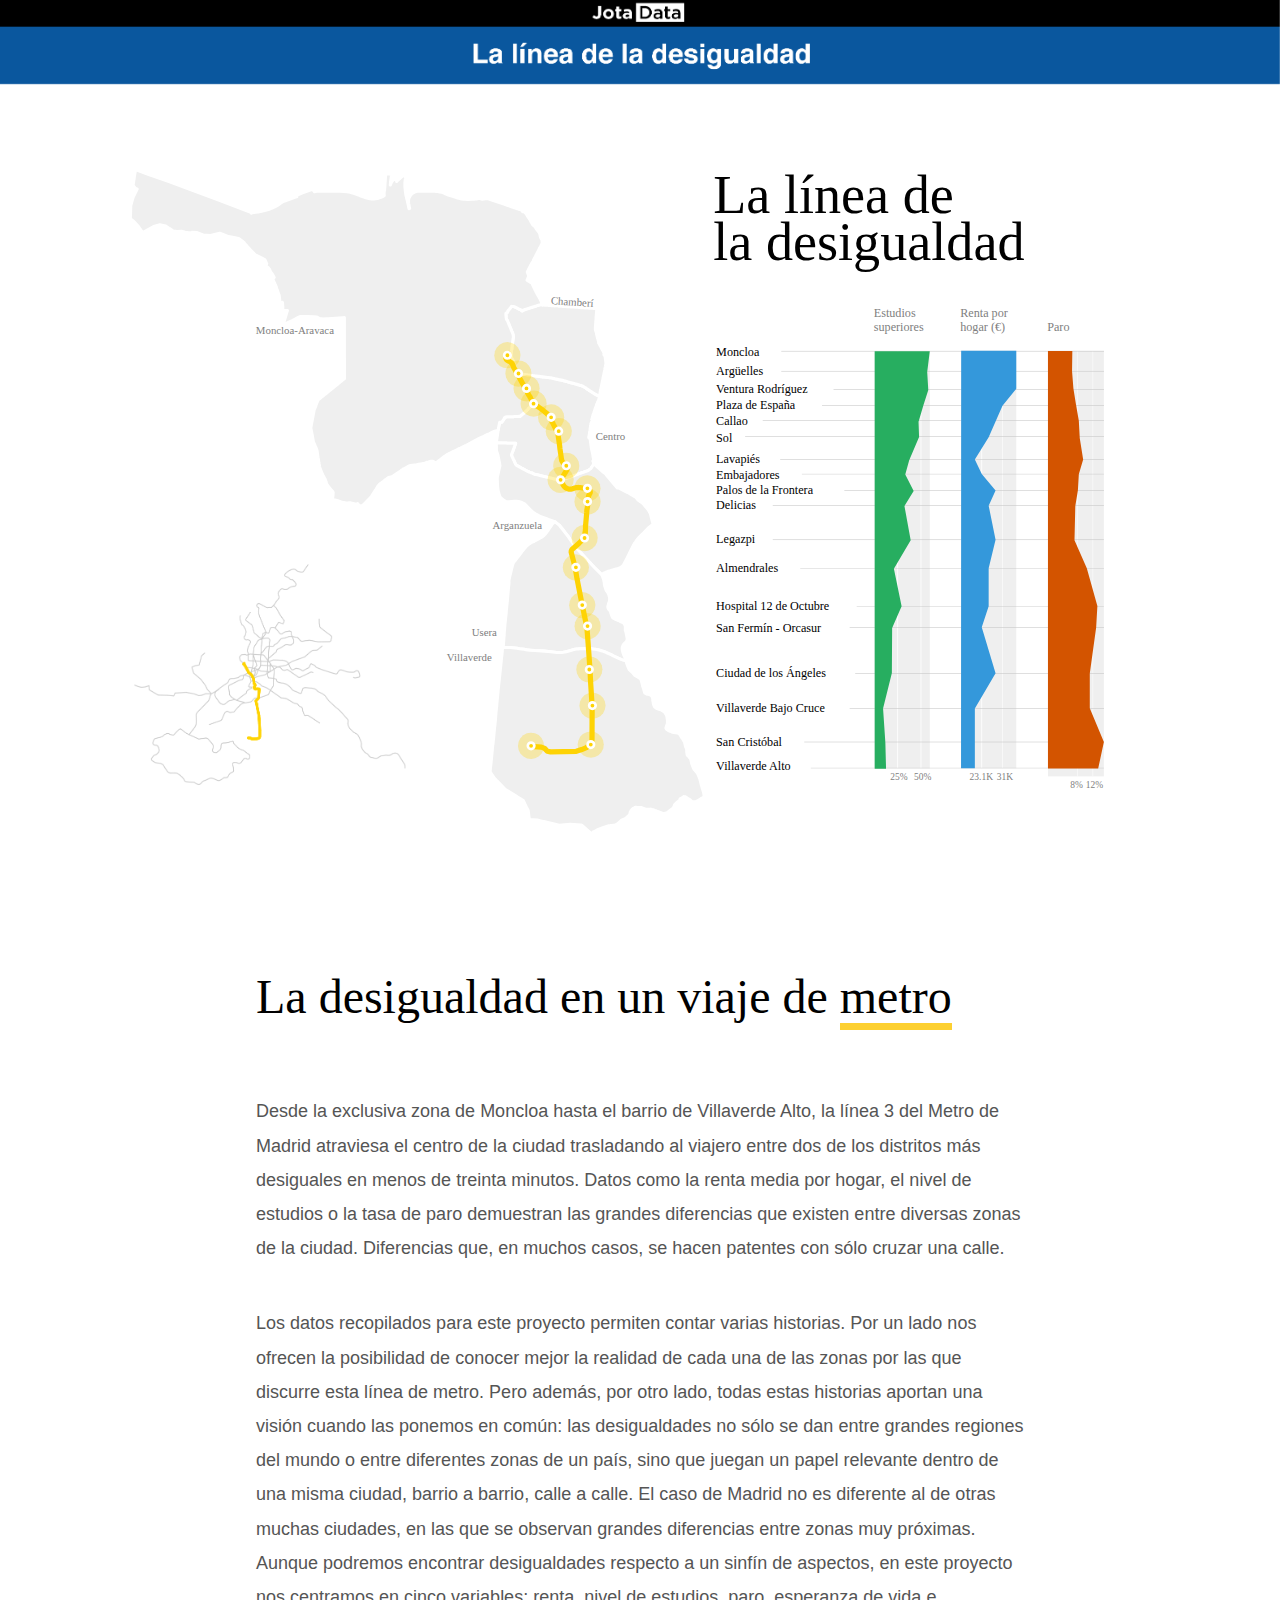
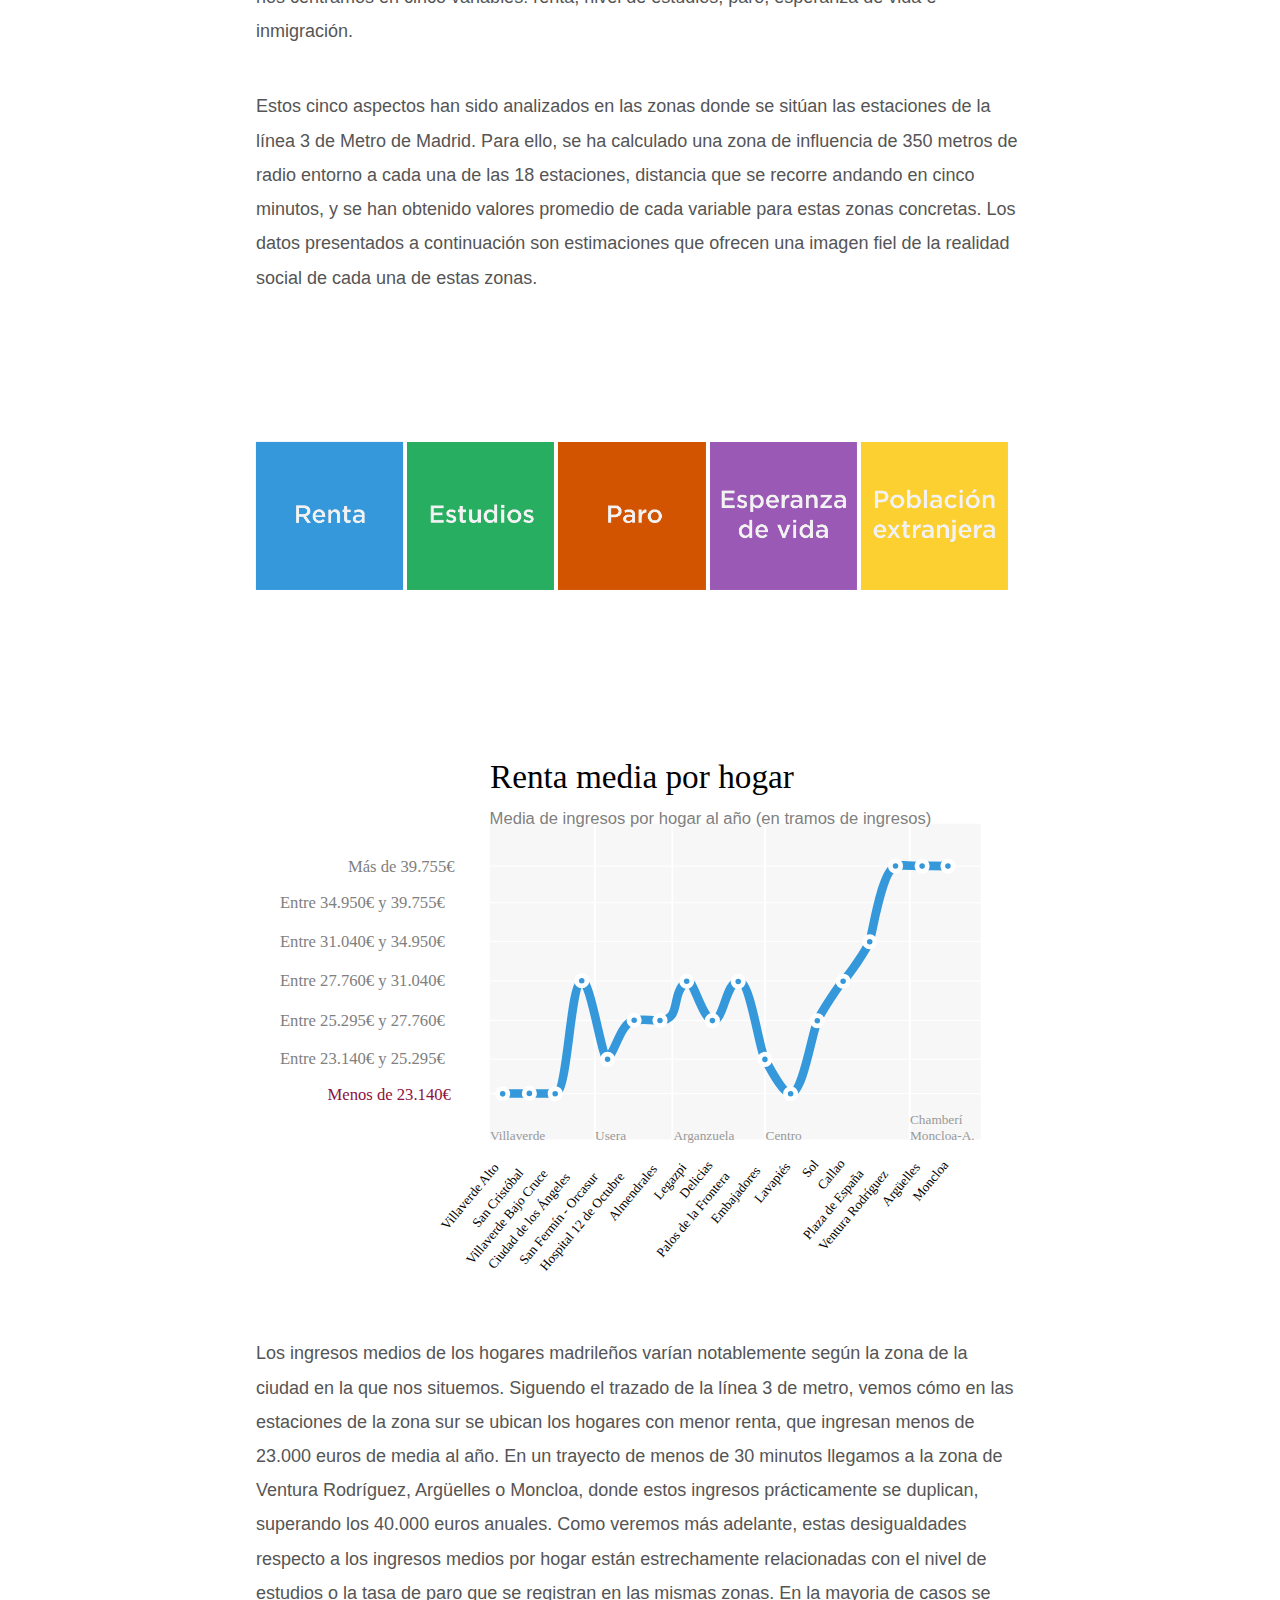
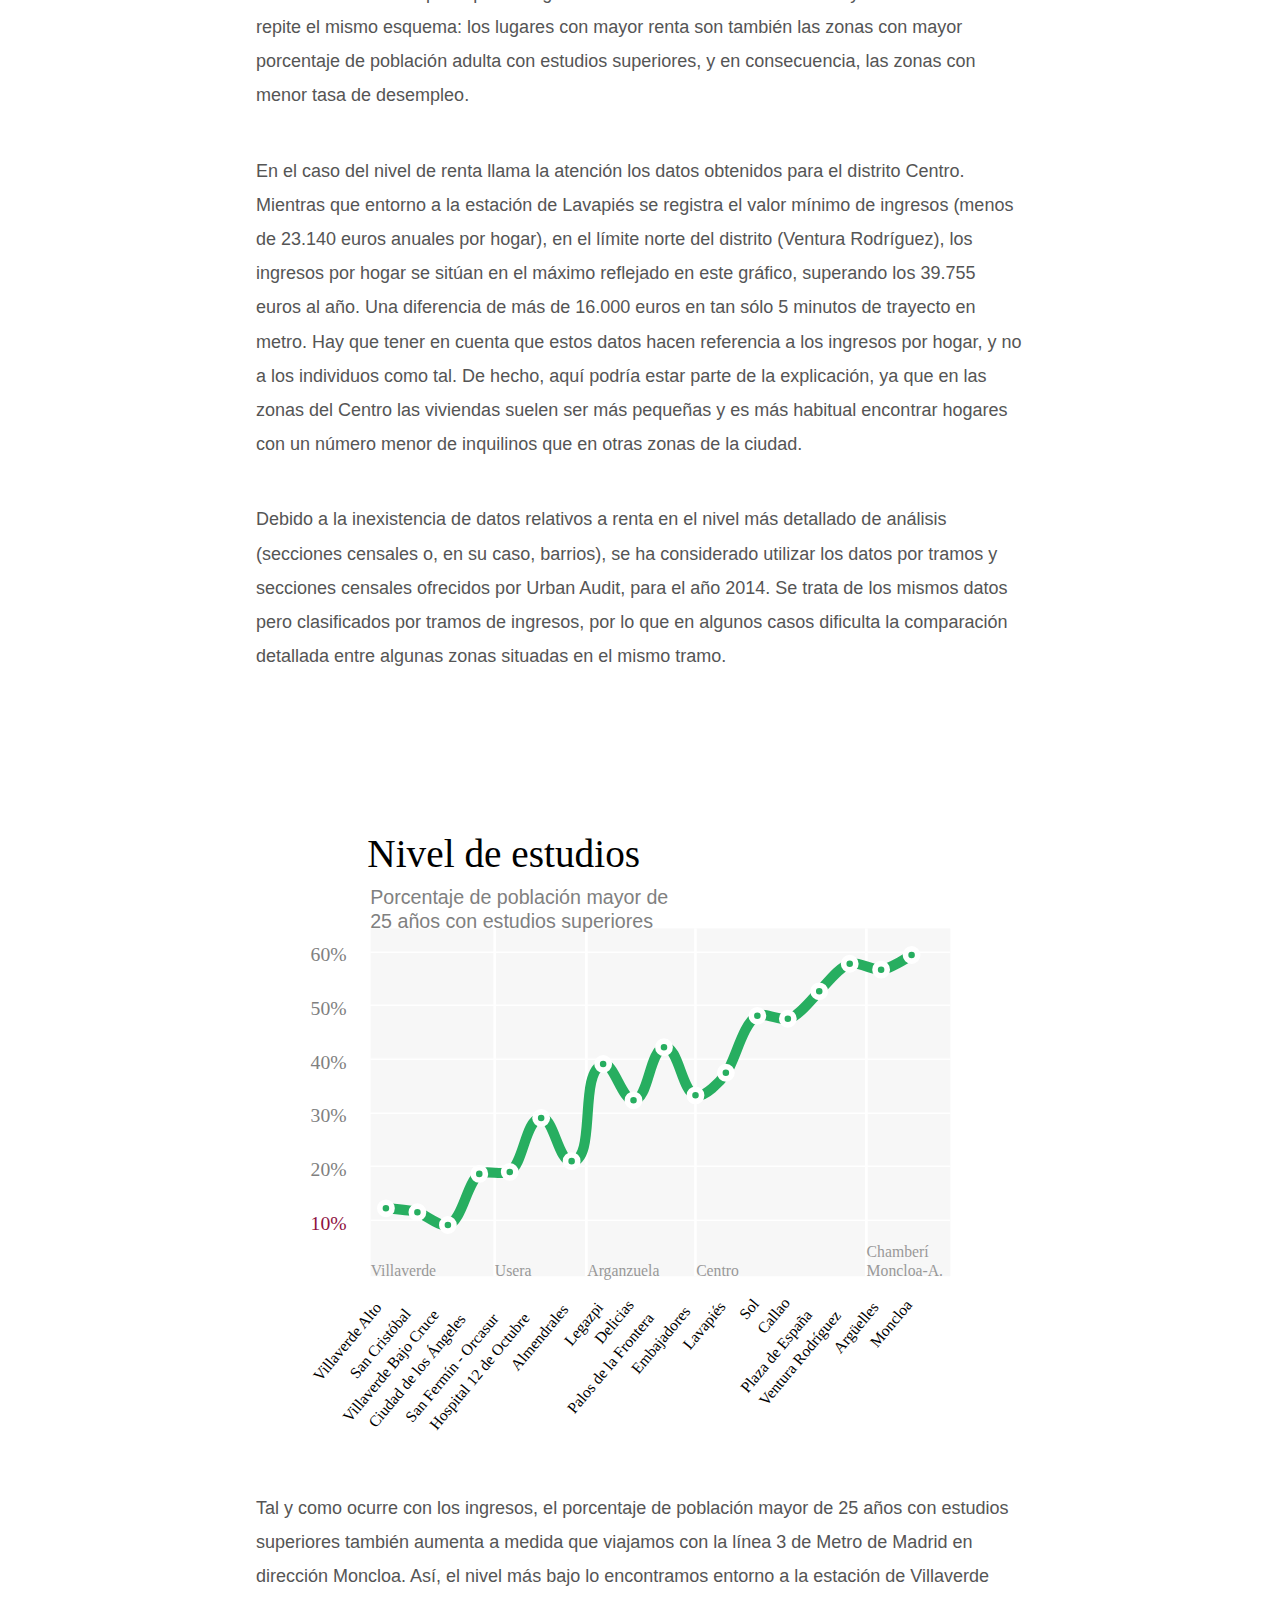
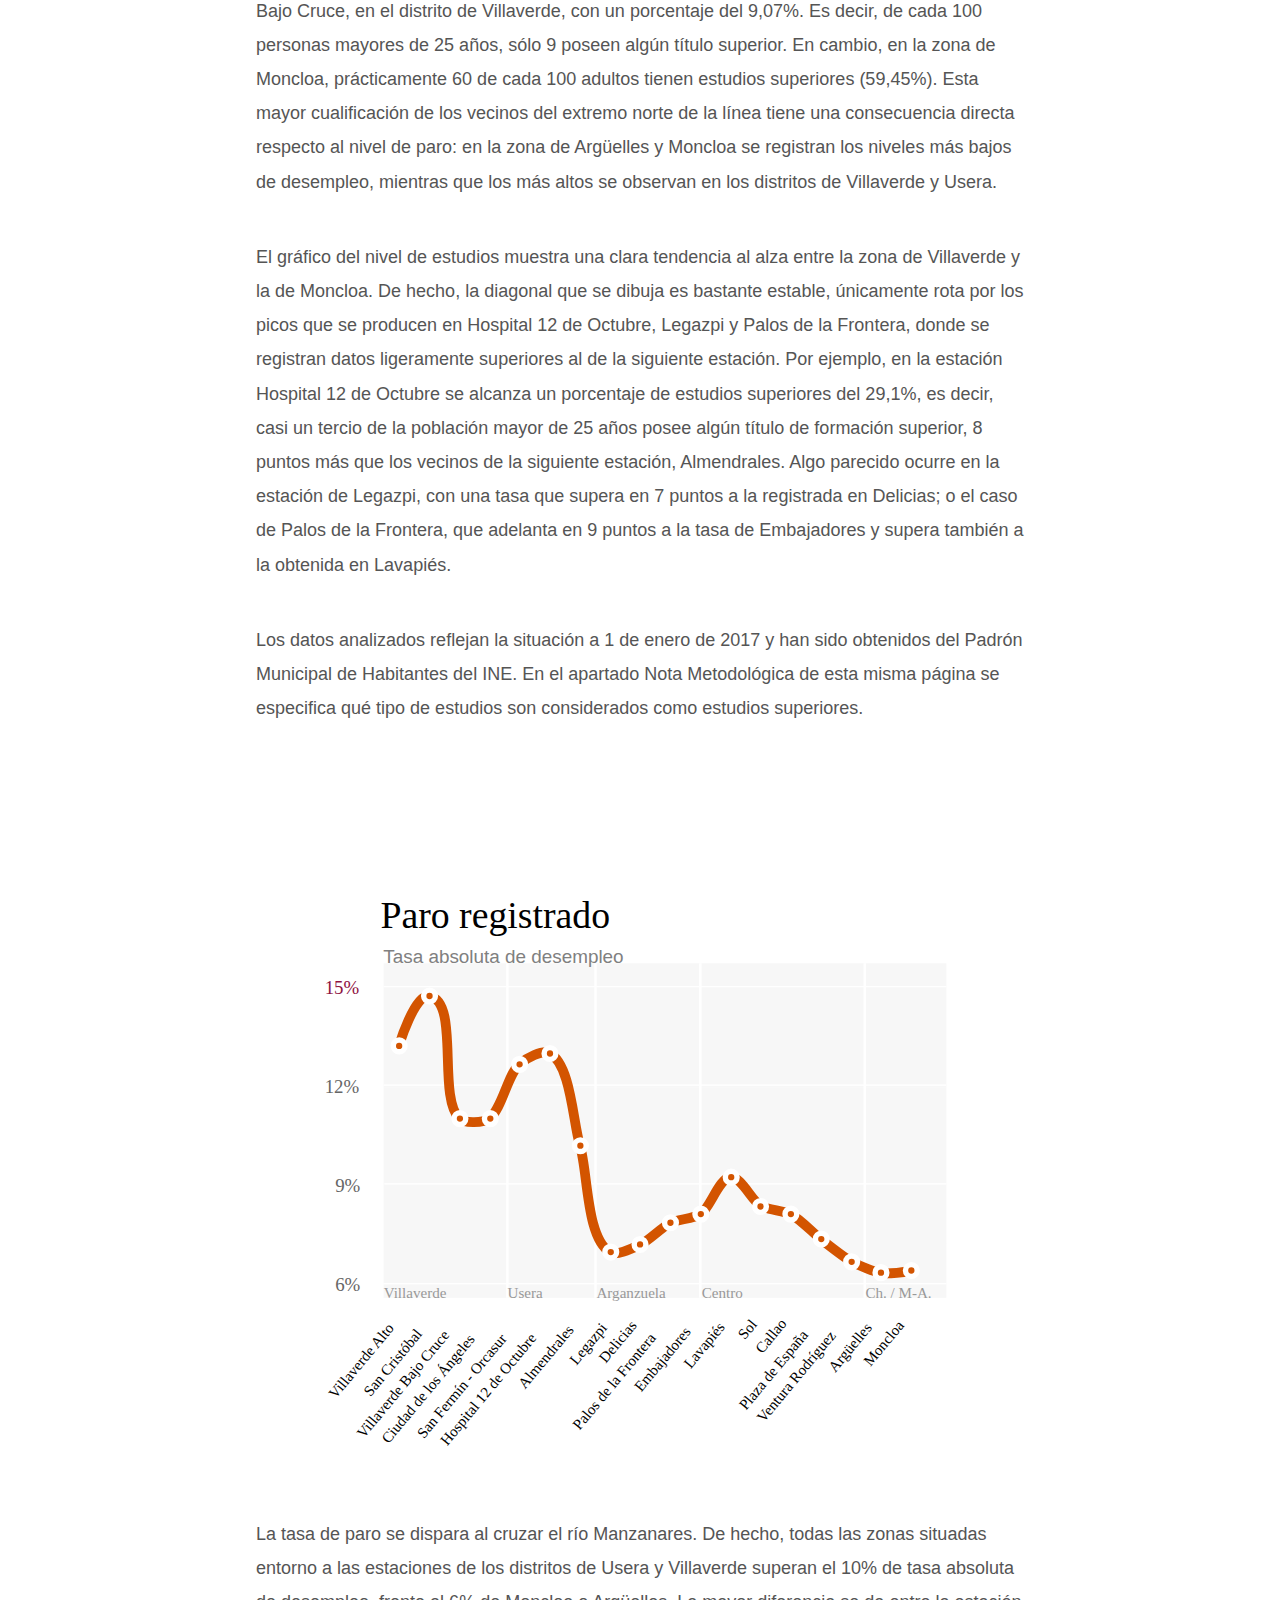
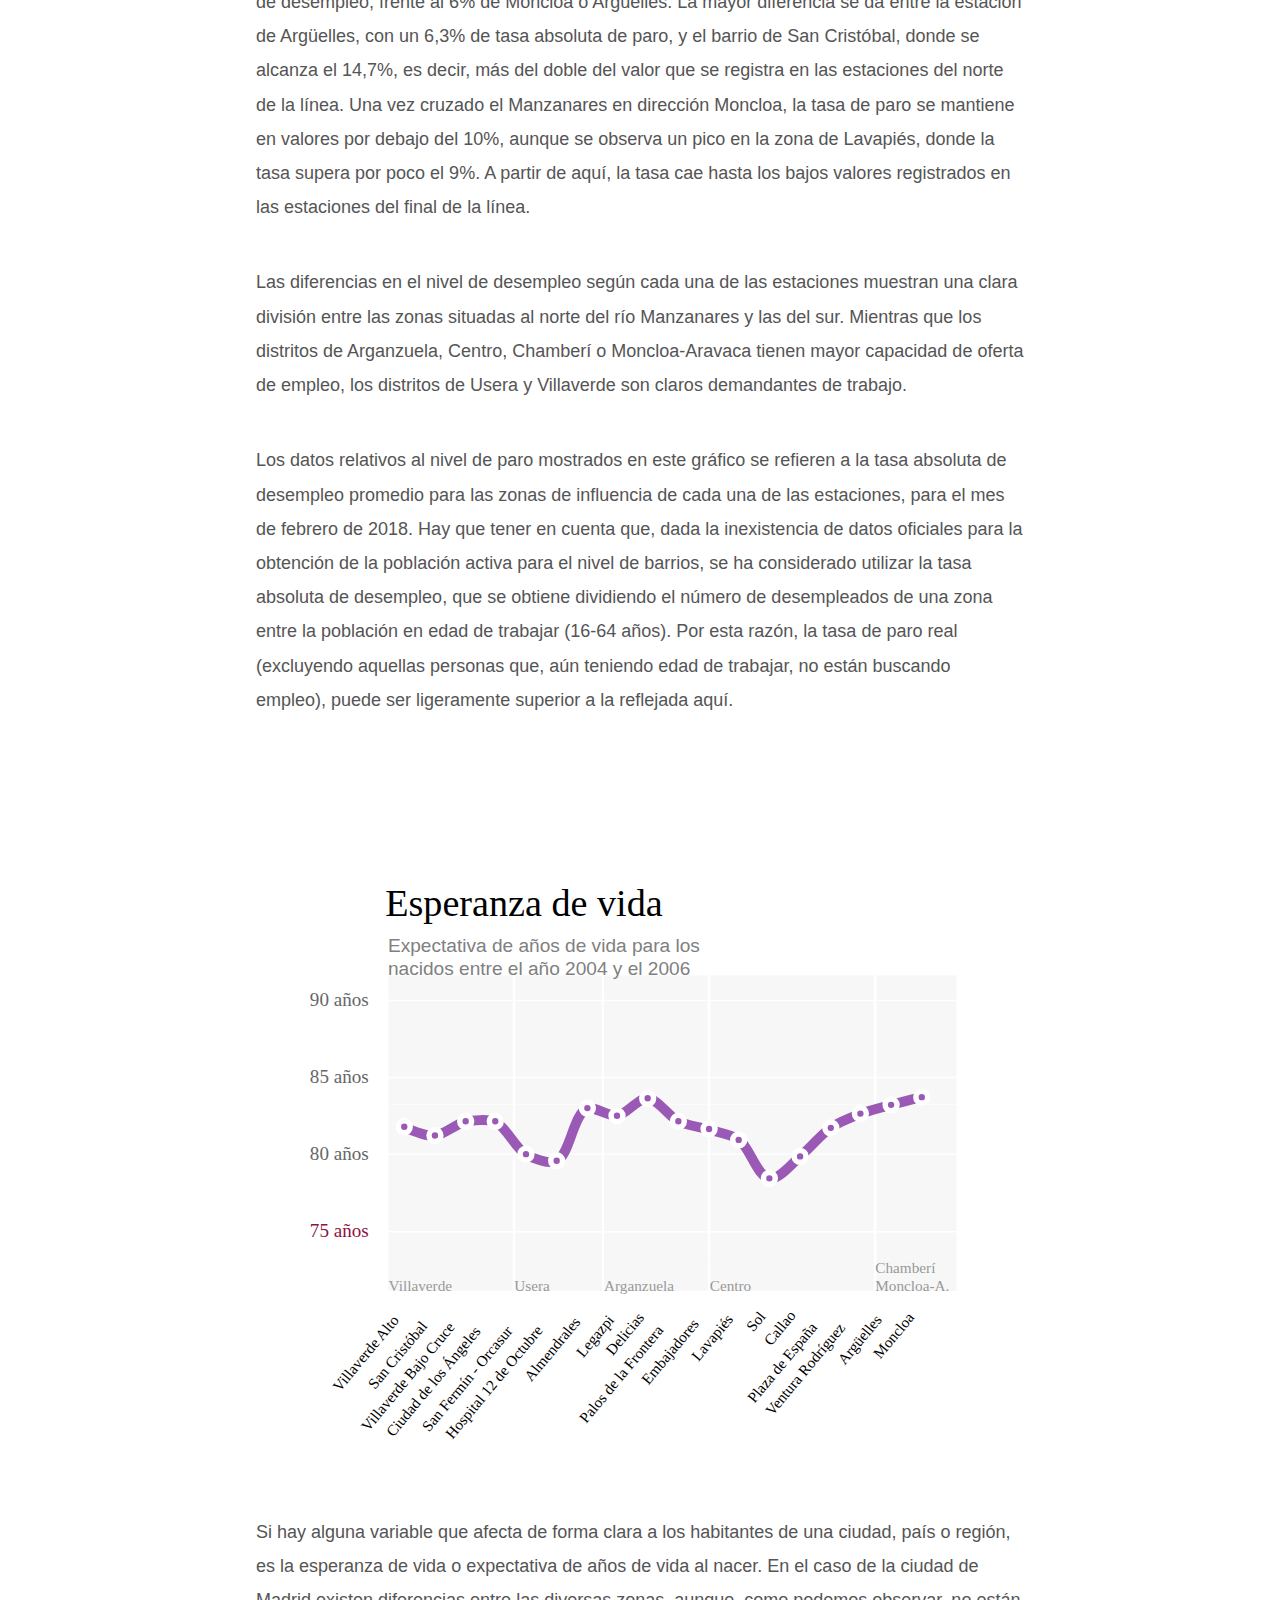
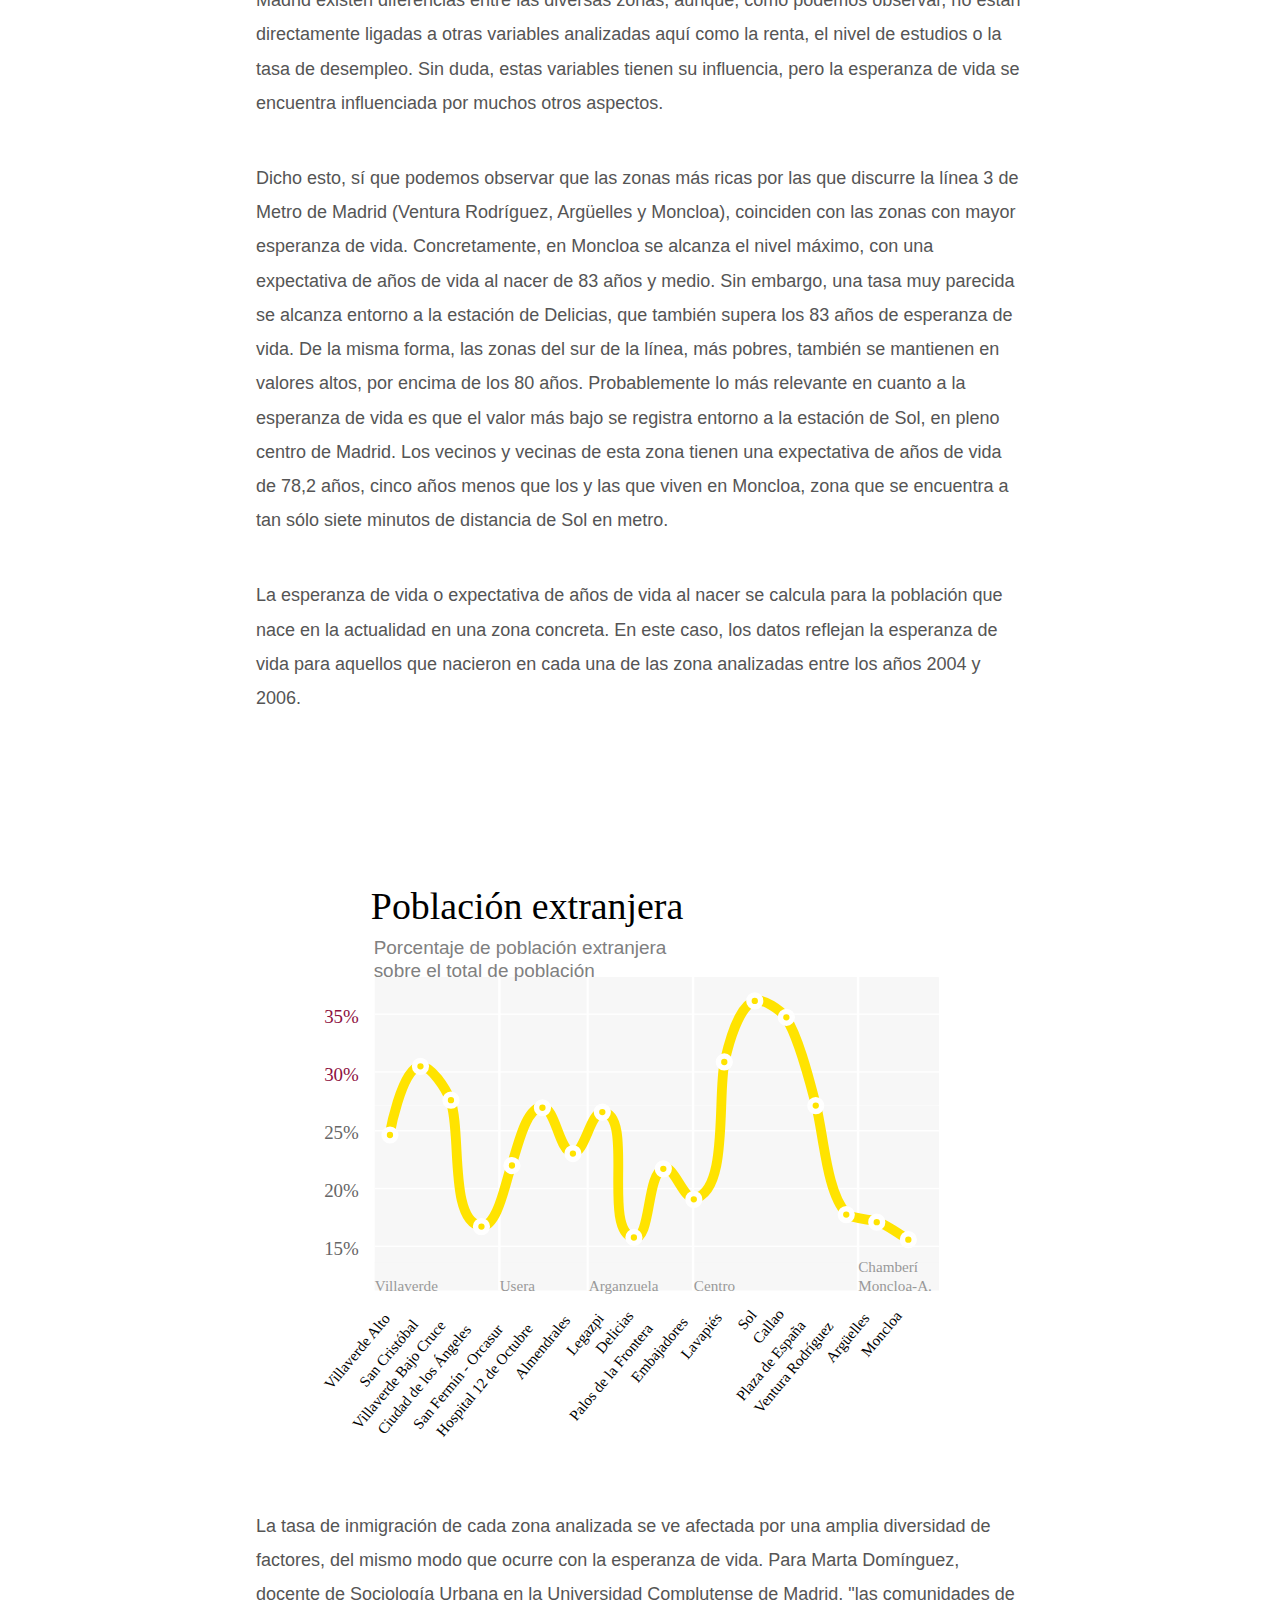
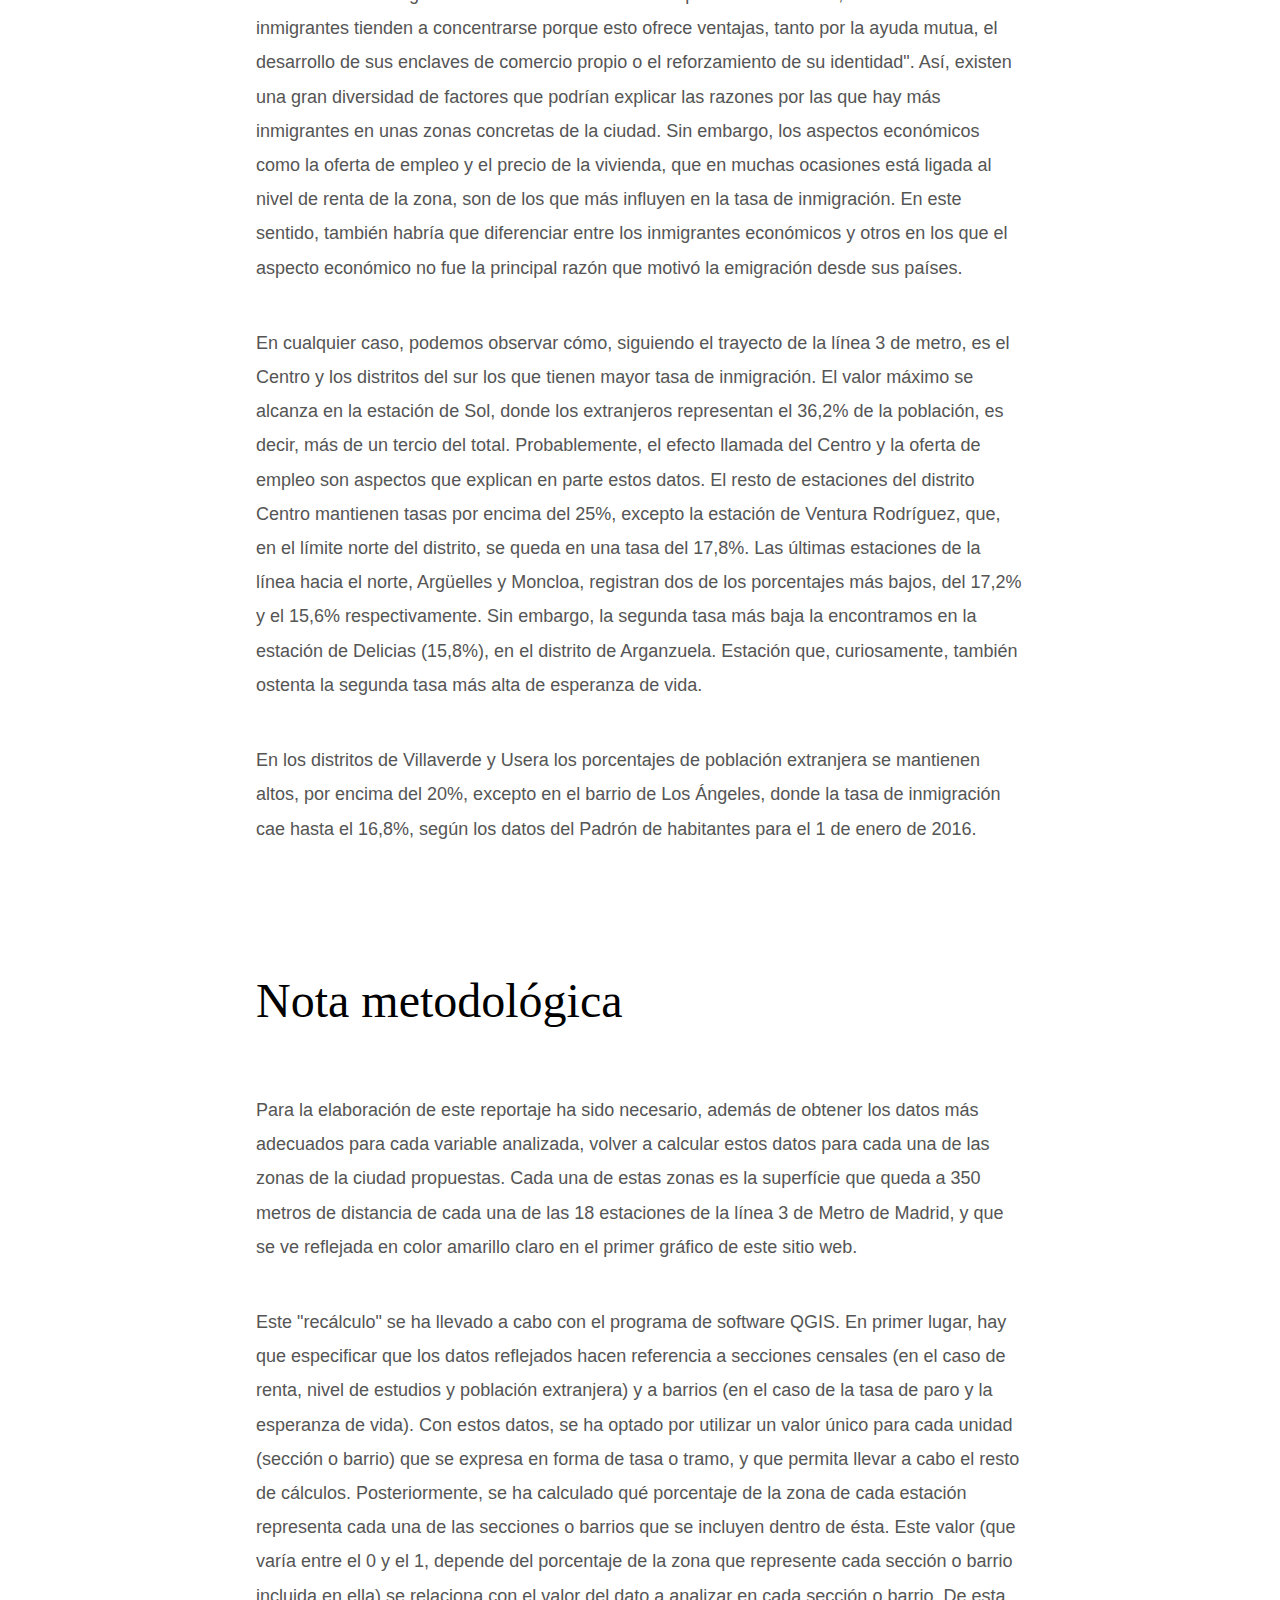
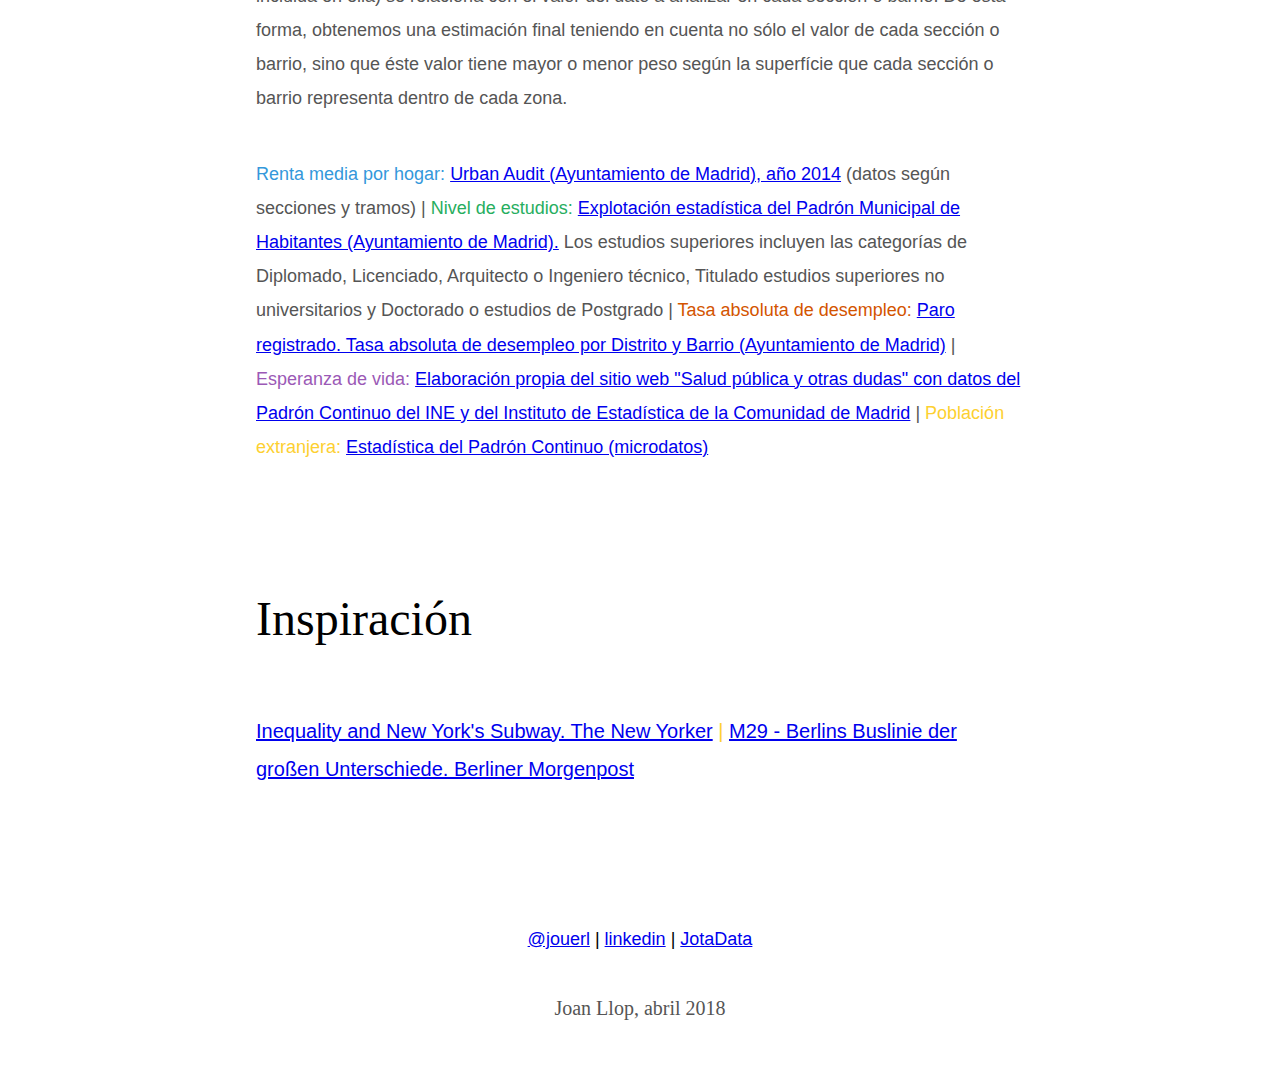
<file: docs/index.html>
<!DOCTYPE html>
<html>
  <head>
    <meta charset="utf-8">
    <title>La línea de la desigualdad</title>
    <link href="https://fonts.googleapis.com/css?family=Roboto:500" rel="stylesheet">
    <link rel="stylesheet" href="styles.css">
  </head>



  <body>
    <div class="header">
     <a href="#top"><img class="logo" src="images/titulo_desigualdad-01.png"></a>
    </div>
    <div class="grafico1">
      <img class="grafico1" src="images/linea_desigualdad-01.svg">
    </div>

    <h1>La desigualdad en un viaje de <span class="metro">metro</span></h1>

    <div class="texto">
      <p>Desde la exclusiva zona de Moncloa hasta el barrio de Villaverde Alto, la línea 3 del Metro de Madrid atraviesa el centro de la ciudad trasladando al viajero entre dos de los distritos más desiguales en menos de treinta minutos. Datos como la renta media por hogar, el nivel de estudios o la tasa de paro demuestran las grandes diferencias que existen entre diversas zonas de la ciudad. Diferencias que, en muchos casos, se hacen patentes con sólo cruzar una calle.</p>
      <p>Los datos recopilados para este proyecto permiten contar varias historias. Por un lado nos ofrecen la posibilidad de conocer mejor la realidad de cada una de las zonas por las que discurre esta línea de metro. Pero además, por otro lado, todas estas historias aportan una visión cuando las ponemos en común: las desigualdades no sólo se dan entre grandes regiones del mundo o entre diferentes zonas de un país, sino que juegan un papel relevante dentro de una misma ciudad, barrio a barrio, calle a calle. El caso de Madrid no es diferente al de otras muchas ciudades, en las que se observan grandes diferencias entre zonas muy próximas. Aunque podremos encontrar desigualdades respecto a un sinfín de aspectos, en este proyecto nos centramos en cinco variables: renta, nivel de estudios, paro, esperanza de vida e inmigración.</p>
      <p>Estos cinco aspectos han sido analizados en las zonas donde se sitúan las estaciones de la línea 3 de Metro de Madrid. Para ello, se ha calculado una zona de influencia de 350 metros de radio entorno a cada una de las 18 estaciones, distancia que se recorre andando en cinco minutos, y se han obtenido valores promedio de cada variable para estas zonas concretas. Los datos presentados a continuación son estimaciones que ofrecen una imagen fiel de la realidad social de cada una de estas zonas.</p>
    </div>

 
    <a href="#renta"><img class="primerbox" src="images/box_renta-01.png"></a>
    <a href="#estudios"><img class="box" src="images/box_estudios-01.png"></a>
      <a href="#paro"><img class="box" src="images/box_paro-01.png"></a>
	<a href="#esperanza"><img class="box" src="images/box_esperanza-01.png"></a>
	<a href="#extranjeros"><img class="ultimobox" src="images/box_extranjeros-01.png"></a>


	<a name="renta"></a>
      <img class="grafico2" src="images/renta-01.svg">

 <div class="texto">
   <p>Los ingresos medios de los hogares madrileños varían notablemente según la zona de la ciudad en la que nos situemos. Siguendo el trazado de la línea 3 de metro, vemos cómo en las estaciones de la zona sur se ubican los hogares con menor renta, que ingresan menos de 23.000 euros de media al año. En un trayecto de menos de 30 minutos llegamos a la zona de Ventura Rodríguez, Argüelles o Moncloa, donde estos ingresos prácticamente se duplican, superando los 40.000 euros anuales. Como veremos más adelante, estas desigualdades respecto a los ingresos medios por hogar están estrechamente relacionadas con el nivel de estudios o la tasa de paro que se registran en las mismas zonas. En la mayoria de casos se repite el mismo esquema: los lugares con mayor renta son también las zonas con mayor porcentaje de población adulta con estudios superiores, y en consecuencia, las zonas con menor tasa de desempleo.</p>
       <p>En el caso del nivel de renta llama la atención los datos obtenidos para el distrito Centro. Mientras que entorno a la estación de Lavapiés se registra el valor mínimo de ingresos (menos de 23.140 euros anuales por hogar), en el límite norte del distrito (Ventura Rodríguez), los ingresos por hogar se sitúan en el máximo reflejado en este gráfico, superando los 39.755 euros al año. Una diferencia de más de 16.000 euros en tan sólo 5 minutos de trayecto en metro. Hay que tener en cuenta que estos datos hacen referencia a los ingresos por hogar, y no a los individuos como tal. De hecho, aquí podría estar parte de la explicación, ya que en las zonas del Centro las viviendas suelen ser más pequeñas y es más habitual encontrar hogares con un número menor de inquilinos que en otras zonas de la ciudad.</p>
       <p>Debido a la inexistencia de datos relativos a renta en el nivel más detallado de análisis (secciones censales o, en su caso, barrios), se ha considerado utilizar los datos por tramos y secciones censales ofrecidos por Urban Audit, para el año 2014. Se trata de los mismos datos pero clasificados por tramos de ingresos, por lo que en algunos casos dificulta la comparación detallada entre algunas zonas situadas en el mismo tramo.  </p>
    </div>


	<a name="estudios"></a>
      <img class="grafico2" src="images/estudios-01.svg">

     <div class="texto">
   <p>Tal y como ocurre con los ingresos, el porcentaje de población mayor de 25 años con estudios superiores también aumenta a medida que viajamos con la línea 3 de Metro de Madrid en dirección Moncloa. Así, el nivel más bajo lo encontramos entorno a la estación de Villaverde Bajo Cruce, en el distrito de Villaverde, con un porcentaje del 9,07%. Es decir, de cada 100 personas mayores de 25 años, sólo 9 poseen algún título superior. En cambio, en la zona de Moncloa, prácticamente 60 de cada 100 adultos tienen estudios superiores (59,45%). Esta mayor cualificación de los vecinos del extremo norte de la línea tiene una consecuencia directa respecto al nivel de paro: en la zona de Argüelles y Moncloa se registran los niveles más bajos de desempleo, mientras que los más altos se observan en los distritos de Villaverde y Usera.</p>
   <p>El gráfico del nivel de estudios muestra una clara tendencia al alza entre la zona de Villaverde y la de Moncloa. De hecho, la diagonal que se dibuja es bastante estable, únicamente rota por los picos que se producen en Hospital 12 de Octubre, Legazpi y Palos de la Frontera, donde se registran datos ligeramente superiores al de la siguiente estación. Por ejemplo, en la estación Hospital 12 de Octubre se alcanza un porcentaje de estudios superiores del 29,1%, es decir, casi un tercio de la población mayor de 25 años posee algún título de formación superior, 8 puntos más que los vecinos de la siguiente estación, Almendrales. Algo parecido ocurre en la estación de Legazpi, con una tasa que supera en 7 puntos a la registrada en Delicias; o el caso de Palos de la Frontera, que adelanta en 9 puntos a la tasa de Embajadores y supera también a la obtenida en Lavapiés.</p>
   <p>Los datos analizados reflejan la situación a  1 de enero de 2017 y han sido obtenidos del Padrón Municipal de Habitantes del INE. En el apartado Nota Metodológica de esta misma página se especifica qué tipo de estudios son considerados como estudios superiores.</p>
    </div>


     	<a name="paro"></a>
      <img class="grafico2" src="images/paro-01.svg">

     <div class="texto">
       <p>La tasa de paro se dispara al cruzar el río Manzanares. De hecho, todas las  zonas situadas entorno a las estaciones de los distritos de Usera y Villaverde superan el 10% de tasa absoluta de desempleo, frente al 6% de Moncloa o Argüelles. La mayor diferencia se da entre la estación de Argüelles, con un 6,3% de tasa absoluta de paro, y el barrio de San Cristóbal, donde se alcanza el 14,7%, es decir, más del doble del valor que se registra en las estaciones del norte de la línea. Una vez cruzado el Manzanares en dirección Moncloa, la tasa de paro se mantiene en valores por debajo del 10%, aunque se observa un pico en la zona de Lavapiés, donde la tasa supera por poco el 9%. A partir de aquí, la tasa cae hasta los bajos valores registrados en las estaciones del final de la línea.</p>
       <p>Las diferencias en el nivel de desempleo según cada una de las estaciones muestran una clara división entre las zonas situadas al norte del río Manzanares y las del sur. Mientras que los distritos de Arganzuela, Centro, Chamberí o Moncloa-Aravaca tienen mayor capacidad de oferta de empleo, los distritos de Usera y Villaverde son claros demandantes de trabajo.</p>
       <p>Los datos relativos al nivel de paro mostrados en este gráfico se refieren a la tasa absoluta de desempleo promedio para las zonas de influencia de cada una de las estaciones, para el mes de febrero de 2018. Hay que tener en cuenta que, dada la inexistencia de datos oficiales para la obtención de la población activa para el nivel de barrios, se ha considerado utilizar la tasa absoluta de desempleo, que se obtiene dividiendo el número de desempleados de una zona entre la población en edad de trabajar (16-64 años). Por esta razón, la tasa de paro real (excluyendo aquellas personas que, aún teniendo edad de trabajar, no están buscando empleo), puede ser ligeramente superior a la reflejada aquí.</p>
    </div>


	<a name="esperanza"></a>
      <img class="grafico2" src="images/esperanza-01.svg">

     <div class="texto">
   <p>Si hay alguna variable que afecta de forma clara a los habitantes de una ciudad, país o región, es la esperanza de vida o expectativa de años de vida al nacer. En el caso de la ciudad de Madrid existen diferencias entre las diversas zonas, aunque, como podemos observar, no están directamente ligadas a otras variables analizadas aquí como la renta, el nivel de estudios o la tasa de desempleo. Sin duda, estas variables tienen su influencia, pero la esperanza de vida se encuentra influenciada por muchos otros aspectos.</p>
       <p>Dicho esto, sí que podemos observar que las zonas más ricas por las que discurre la línea 3 de Metro de Madrid (Ventura Rodríguez, Argüelles y Moncloa), coinciden con las zonas con mayor esperanza de vida. Concretamente, en Moncloa se alcanza el nivel máximo, con una expectativa de años de vida al nacer de 83 años y medio. Sin embargo, una tasa muy parecida se alcanza entorno a la estación de Delicias, que también supera los 83 años de esperanza de vida. De la misma forma, las zonas del sur de la línea, más pobres, también se mantienen en valores altos, por encima de los 80 años. Probablemente lo más relevante en cuanto a la esperanza de vida es que el valor más bajo se registra entorno a la estación de Sol, en pleno centro de Madrid. Los vecinos y vecinas de esta zona tienen una expectativa de años de vida de 78,2 años, cinco años menos que los y las que viven en Moncloa, zona que se encuentra a tan sólo siete minutos de distancia de Sol en metro.
       <p>La esperanza de vida o expectativa de años de vida al nacer se calcula para la población que nace en la actualidad en una zona concreta. En este caso, los datos reflejan la esperanza de vida para aquellos que nacieron en cada una de las zona analizadas entre los años 2004 y 2006.</p>
     </div>


	<a name="extranjeros"></a>
      <img class="grafico2" src="images/extranjeros-01.svg">

     <div class="texto">
   <p>La tasa de inmigración de cada zona analizada se ve afectada por una amplia diversidad de factores, del mismo modo que ocurre con la esperanza de vida. Para Marta Domínguez, docente de Sociología Urbana en la Universidad Complutense de Madrid, "las comunidades de inmigrantes tienden a concentrarse porque esto ofrece ventajas, tanto por la ayuda mutua, el desarrollo de sus enclaves de comercio propio o el reforzamiento de su identidad". Así, existen una gran diversidad de factores que podrían explicar las razones por las que hay más inmigrantes en unas zonas concretas de la ciudad. Sin embargo, los aspectos económicos como la oferta de empleo y el precio de la vivienda, que en muchas ocasiones está ligada al nivel de renta de la zona, son de los que más influyen en la tasa de inmigración. En este sentido, también habría que diferenciar entre los inmigrantes económicos y otros en los que el aspecto económico no fue la principal razón que motivó la emigración desde sus países. </p>
       <p>En cualquier caso, podemos observar cómo, siguiendo el trayecto de la línea 3 de metro, es el Centro y los distritos del sur los que tienen mayor tasa de inmigración. El valor máximo se alcanza en la estación de Sol, donde los extranjeros representan el 36,2% de la población, es decir, más de un tercio del total. Probablemente, el efecto llamada del Centro y la oferta de empleo son aspectos que explican en parte estos datos. El resto de estaciones del distrito Centro mantienen tasas por encima del 25%, excepto la estación de Ventura Rodríguez, que, en el límite norte del distrito, se queda en una tasa del 17,8%. Las últimas estaciones de la línea hacia el norte, Argüelles y Moncloa, registran dos de los porcentajes más bajos, del 17,2% y el 15,6% respectivamente. Sin embargo, la segunda tasa más baja la encontramos en la estación de Delicias (15,8%), en el distrito de Arganzuela. Estación que, curiosamente, también ostenta la segunda tasa más alta de esperanza de vida.</p>
       <p>En los distritos de Villaverde y Usera los porcentajes de población extranjera se mantienen altos, por encima del 20%, excepto en el barrio de Los Ángeles, donde la tasa de inmigración cae hasta el 16,8%, según los datos del Padrón de habitantes para el 1 de enero de 2016.</p>
     </div>


     <h2>Nota metodológica</h2>

<div class="texto">
   <p>Para la elaboración de este reportaje ha sido necesario, además de obtener los datos más adecuados para cada variable analizada, volver a calcular estos datos para cada una de las zonas de la ciudad propuestas. Cada una de estas zonas es la superfície que queda a 350 metros de distancia de cada una de las 18 estaciones de la línea 3 de Metro de Madrid, y que se ve reflejada en color amarillo claro en el primer gráfico de este sitio web.</p>
       <p>Este "recálculo" se ha llevado a cabo con el programa de software QGIS. En primer lugar, hay que especificar que los datos reflejados hacen referencia a secciones censales (en el caso de renta, nivel de estudios y población extranjera) y a barrios (en el caso de la tasa de paro y la esperanza de vida). Con estos datos, se ha optado por utilizar un valor único para cada unidad (sección o barrio) que se expresa en forma de tasa o tramo, y que permita llevar a cabo el resto de cálculos. Posteriormente, se ha calculado qué porcentaje de la zona de cada estación representa cada una de las secciones o barrios que se incluyen dentro de ésta. Este valor (que varía entre el 0 y el 1, depende del porcentaje de la zona que represente cada sección o barrio incluida en ella) se relaciona con el valor del dato a analizar en cada sección o barrio. De esta forma, obtenemos una estimación final teniendo en cuenta no sólo el valor de cada sección o barrio, sino que éste valor tiene mayor o menor peso según la superfície que cada sección o barrio representa dentro de cada zona.</p>
   <p><span class="datosingresos">Renta media por hogar: </span><a href="http://www.madrid.es/portales/munimadrid/es/Inicio/El-Ayuntamiento/Estadistica/Areas-de-informacion-estadistica/Economia/Renta/Renta-neta-media-de-los-hogares-Urban-Audit-?vgnextfmt=default&vgnextoid=65e0c19a1666a510VgnVCM1000001d4a900aRCRD&vgnextchannel=ef863636b44b4210VgnVCM2000000c205a0aRCRD">Urban Audit (Ayuntamiento de Madrid), año 2014</a> (datos según secciones y tramos)  |  <span class="datosformacion">Nivel de estudios: </span><a href="http://www.madrid.es/portales/munimadrid/es/Inicio/El-Ayuntamiento/Estadistica/Areas-de-informacion-estadistica/Demografia-y-poblacion/Cifras-de-poblacion-y-censos-demograficos-/Padron-Municipal-de-Habitantes-%28Explotacion-Estadistica%29?vgnextfmt=detNavegacion&vgnextoid=e5613f8b73639210VgnVCM1000000b205a0aRCRD&vgnextchannel=a4eba53620e1a210VgnVCM1000000b205a0aRCRD&pk=5720381">Explotación estadística del Padrón Municipal de Habitantes (Ayuntamiento de Madrid).</a> Los estudios superiores incluyen las categorías de Diplomado, Licenciado, Arquitecto o Ingeniero técnico, Titulado estudios superiores no universitarios y Doctorado o estudios de Postgrado  |  <span class="datosdesempleo">Tasa absoluta de desempleo: </span><a href="http://www.madrid.es/portales/munimadrid/es/Inicio/El-Ayuntamiento/Estadistica/Areas-de-informacion-estadistica/Mercado-de-trabajo/Paro-registrado/Paro-registrado?vgnextfmt=default&vgnextoid=a9a2b350526e8310VgnVCM1000000b205a0aRCRD&vgnextchannel=f29e62a006986210VgnVCM2000000c205a0aRCRD">Paro registrado. Tasa absoluta de desempleo por Distrito y Barrio (Ayuntamiento de Madrid)</a> | <span class="datosvida">Esperanza de vida: </span><a href="https://saludpublicayotrasdudas.wordpress.com/2015/11/01/desigualdades-en-esperanza-de-vida-entre-barrios-de-madrid/">Elaboración propia del sitio web "Salud pública y otras dudas" con datos del Padrón Continuo del INE y del Instituto de Estadística de la Comunidad de Madrid</a> | <span class="datosinmigracion">Población extranjera: </span><a href="http://www.ine.es/dyngs/INEbase/es/operacion.htm?c=Estadistica_C&cid=1254736177012&menu=resultados&secc=1254736195462&idp=1254734710990">Estadística del Padrón Continuo (microdatos)</a></p>
     </div>



     <h2>Inspiración</h2>

     <div class="cuerpoinspiracion">
	  <p><a href="https://projects.newyorker.com/story/subway/">Inequality and New York's Subway. The New Yorker</a> | <a href="https://interaktiv.morgenpost.de/m29/">M29 - Berlins Buslinie der großen Unterschiede. Berliner Morgenpost</a></p>
     </div>


    <div class="contacto">
  <p><a href="https://twitter.com/jouerl">@jouerl</a> | <a href="https://www.linkedin.com/in/joan-llop-cabo-447507115/">linkedin</a> | <a href="https://jotadata.wordpress.com/">JotaData</a>
  </p>
    </div>

    <h3>Joan Llop, abril 2018</h3>


  </body>
</html>
</file>
<file: docs/styles.css>
body {
  margin-left: 0px;
  margin-right:0px;
  margin-top: 0px;
  padding: 0px;
  color: black;
  border: 10px;
  border-radius: 5px;
}

.logo {
    width: 100%;
    display: block;
    margin: auto;
    position: fixed;
    top: 0;
}

.grafico1 {
    width: 95%;
    display: block;
    margin: auto;
    padding-top: 5%;
    padding-bottom: 3%;
}

.mapa {
	margin-top: 20px;
	padding-top: 50px;
	margin-left: 200px;
	margin-bottom: 100px;
}

.texto {
    margin-top: 10px;
    padding-right: 20%;
    padding-left: 20%;
    font-family: 'Open Sans', sans-serif;
    line-height: 190%;
    margin-bottom: 35px;
    font-size: 18px;
    color: #555;
}

h1 {
	font-family: Georgia, Times, "Times New Roman", serif;
	font-size: 48px;
	font-style: normal;
	font-variant: normal;
	font-weight: 500;
	line-height: 55px;
	padding-left: 20%;
	padding-right: 20%;
	padding-bottom: 3%;
}


h2 {
    font-family: Georgia, Times, "Times New Roman", serif;
    font-size: 48px;
    font-style: normal;
    font-variant: normal;
    font-weight: 500;
    line-height: 55px;
    padding-left: 20%;
    padding-right: 20%;
    padding-bottom: 2%;
    padding-top: 5%;
}

p {
    padding-bottom: 3%;
}

.metro {
   border-bottom: 7px solid  #fdd031;
}


.primerbox {
    padding-left: 20%;
    padding-right: 0%;
    width: 11.5%;
    padding-bottom: 5%;
    padding-top: 7%;
    opacity: 1;
    transition: .5s ease;
    backface-visibility: hidden;
}


.box {
    padding-left: 0%;
    padding-right: 0%;
    width: 11.5%;
    padding-bottom: 5%;
    padding-top: 7%;
}

.ultimobox {
    padding-left: 0%;
    padding-right: 20%;
    width: 11.5%;
    padding-bottom: 5%;
    padding-top: 7%;
}

.datosingresos {
    color: #3498DB;
}


.datosformacion {
    color: #27AE60;
}


.datosdesempleo {
    color: #D35400;
}


.datosvida {
    color: #9B59B6;
}


.datosinmigracion {
    color: #fdd031;
}

.grafico2 {
    width: 65%;
    display: block;
    margin: auto;
    padding-top: 5%;
    padding-bottom: 0%;
}

.cuerpoinspiracion {
    margin-top: 10px;
    padding-right: 20%;
    padding-left: 20%;
    font-family: 'Open Sans', sans-serif;
    line-height: 190%;
    margin-bottom: 35px;
    font-size: 20px;
    color: #fdd031;
}

.contacto {
    margin: auto;
    padding-right: 20%;
    padding-left: 20%;
    font-family: 'Gotham', sans-serif;
    font-size: 18px;
    line-height: 1.25em;
    text-align: center;
    padding-bottom: 0%;
    padding-top: 5%;
}

h3 {
    font-family: Georgia, Times, "Times New Roman", serif;
    font-size: 20px;
    font-style: normal;
    font-variant: normal;
    font-weight: 500;
    line-height: 30px;
    padding-left: 20%;
    padding-right: 20%;
    padding-bottom: 3%;
    text-align: center;
    color: #555;
}

.container {
    position: relative;
    width: 50%;
}

.image {
  opacity: 1;
  display: block;
  height: auto;
  transition: .5s ease;
  backface-visibility: hidden;
   padding-left: 20%;
    padding-right: 0%;
    width: 11.5%;
    padding-bottom: 5%;
    padding-top: 7%;
}

.middle {
  transition: .5s ease;
  opacity: 0;
  position: absolute;
  top: 50%;
  left: 50%;
  transform: translate(-50%, -50%);
  -ms-transform: translate(-50%, -50%);
}

.container:hover .image {
  opacity: 0.3;
}

.container:hover .middle {
  opacity: 1;
}
</file>
